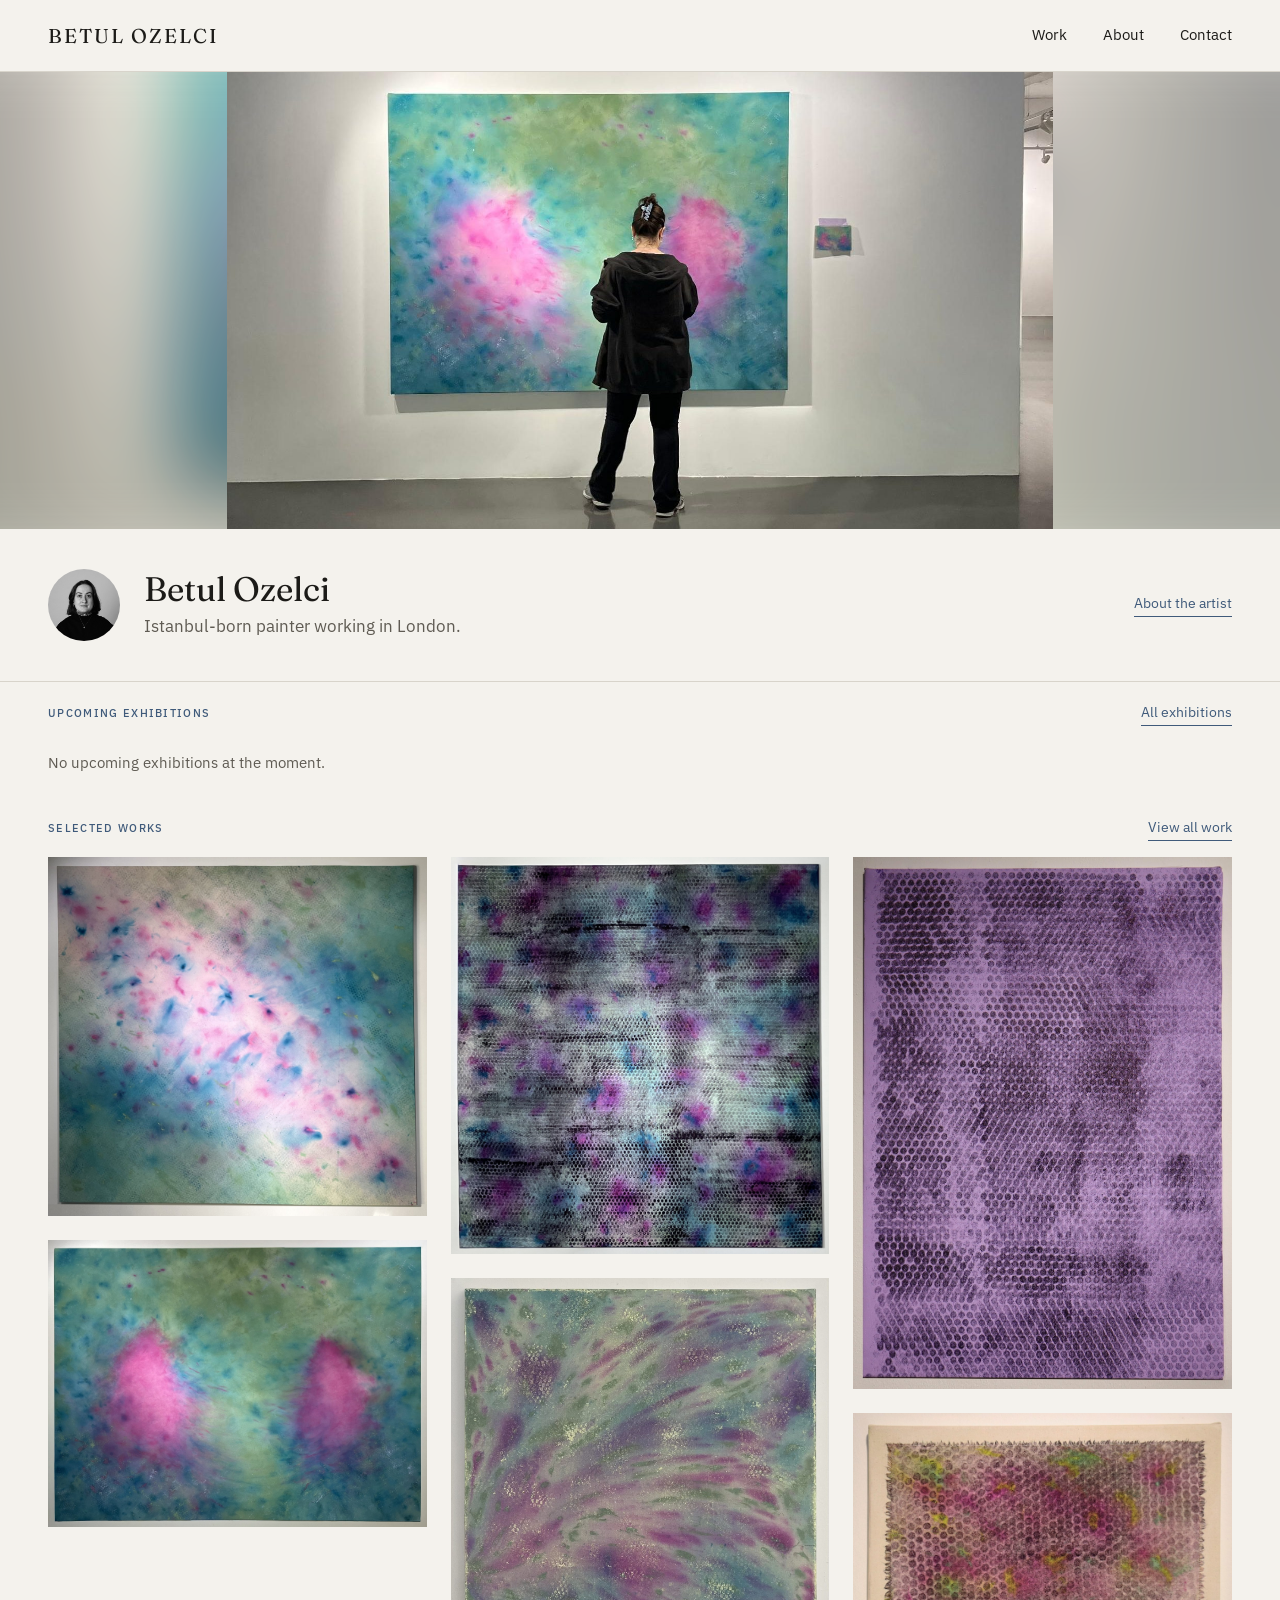
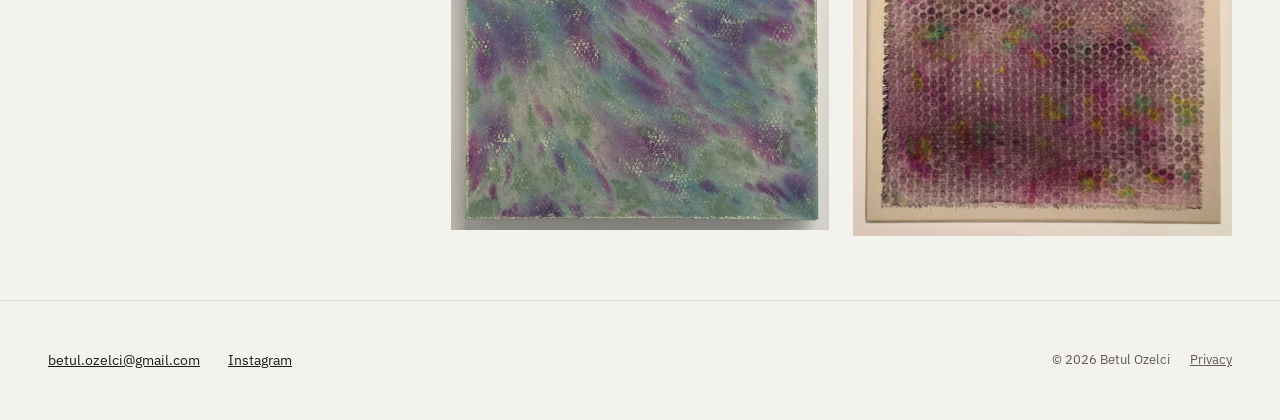
<file: index.html>
<!doctype html>
<html lang="en">
<head>
  <meta charset="utf-8">
  <meta name="viewport" content="width=device-width, initial-scale=1">
  <title>Home</title>
  <meta name="description" content="Betul Ozelci — Istanbul-born painter working in London. Paintings, exhibitions and contact.">
  <link rel="preconnect" href="https://fonts.googleapis.com">
  <link rel="preconnect" href="https://fonts.gstatic.com" crossorigin>
  <link href="https://fonts.googleapis.com/css2?family=Fraunces:opsz,wght@9..144,400;9..144,500&family=IBM+Plex+Sans:wght@400;500&display=swap" rel="stylesheet">
  <link rel="stylesheet" href="css/style.css">
</head>
<body data-page="home" data-root="">

  <header class="site-header wrap">
    <a class="brand" href="index.html" data-site="name">Artist Name</a>
    <nav class="nav" aria-label="Main">
      <a href="work.html">Work</a>
      <a href="about.html">About</a>
      <a href="#contact">Contact</a>
    </nav>
  </header>

  <!-- Top of the page: photo slideshow on the left, name and intro on the right.
       The photos come from "hero_slides" in data/site.json and fade every "hero_seconds";
       if that list is empty, the painting named in "hero" is shown instead. -->
  <div class="top wrap">
    <section class="hero" id="hero" aria-label="Featured photos"></section>

    <section class="intro" aria-label="Introduction">
      <div id="avatar" aria-hidden="true"></div>
      <div>
        <h1 data-site="name">Artist Name</h1>
        <p data-site="tagline">London-based painter working in abstraction.</p>
      </div>
      <a class="link about-link" href="about.html">About the artist</a>
    </section>
  </div>

  <!-- Upcoming exhibitions: current and future shows from js/exhibitions.js (max 3).
       When there are none, the line below is shown instead. -->
  <section class="exhibitions wrap" id="exhibitions" aria-label="Upcoming exhibitions">
    <div class="section-head">
      <span class="eyebrow">Upcoming exhibitions</span>
      <a class="link" href="about.html#exhibitions">All exhibitions</a>
    </div>
    <div id="exh-list"></div>
    <p class="exh-empty" id="exh-empty" hidden>No upcoming exhibitions at the moment.</p>
  </section>

  <!-- Selected works: paintings with featured: true in js/paintings.js -->
  <section class="section wrap" id="work" aria-label="Selected works">
    <div class="section-head">
      <span class="eyebrow">Selected works</span>
      <a class="link" href="work.html">View all work</a>
    </div>
    <div class="grid" id="selected"></div>
  </section>

  <footer class="site-footer wrap" id="contact">
    <div class="links">
      <a data-site="email" href="#">hello@example.com</a>
      <a data-site="instagram" href="#">Instagram</a>
      <a data-site="saatchi" href="#">Saatchi Art</a>
    </div>
    <div class="legal">
      <span>© <span data-now-year>2026</span> <span data-site="name">Artist Name</span></span>
      <a href="privacy.html">Privacy</a>
    </div>
  </footer>

  <script src="js/main.js"></script>
</body>
</html>
</file>
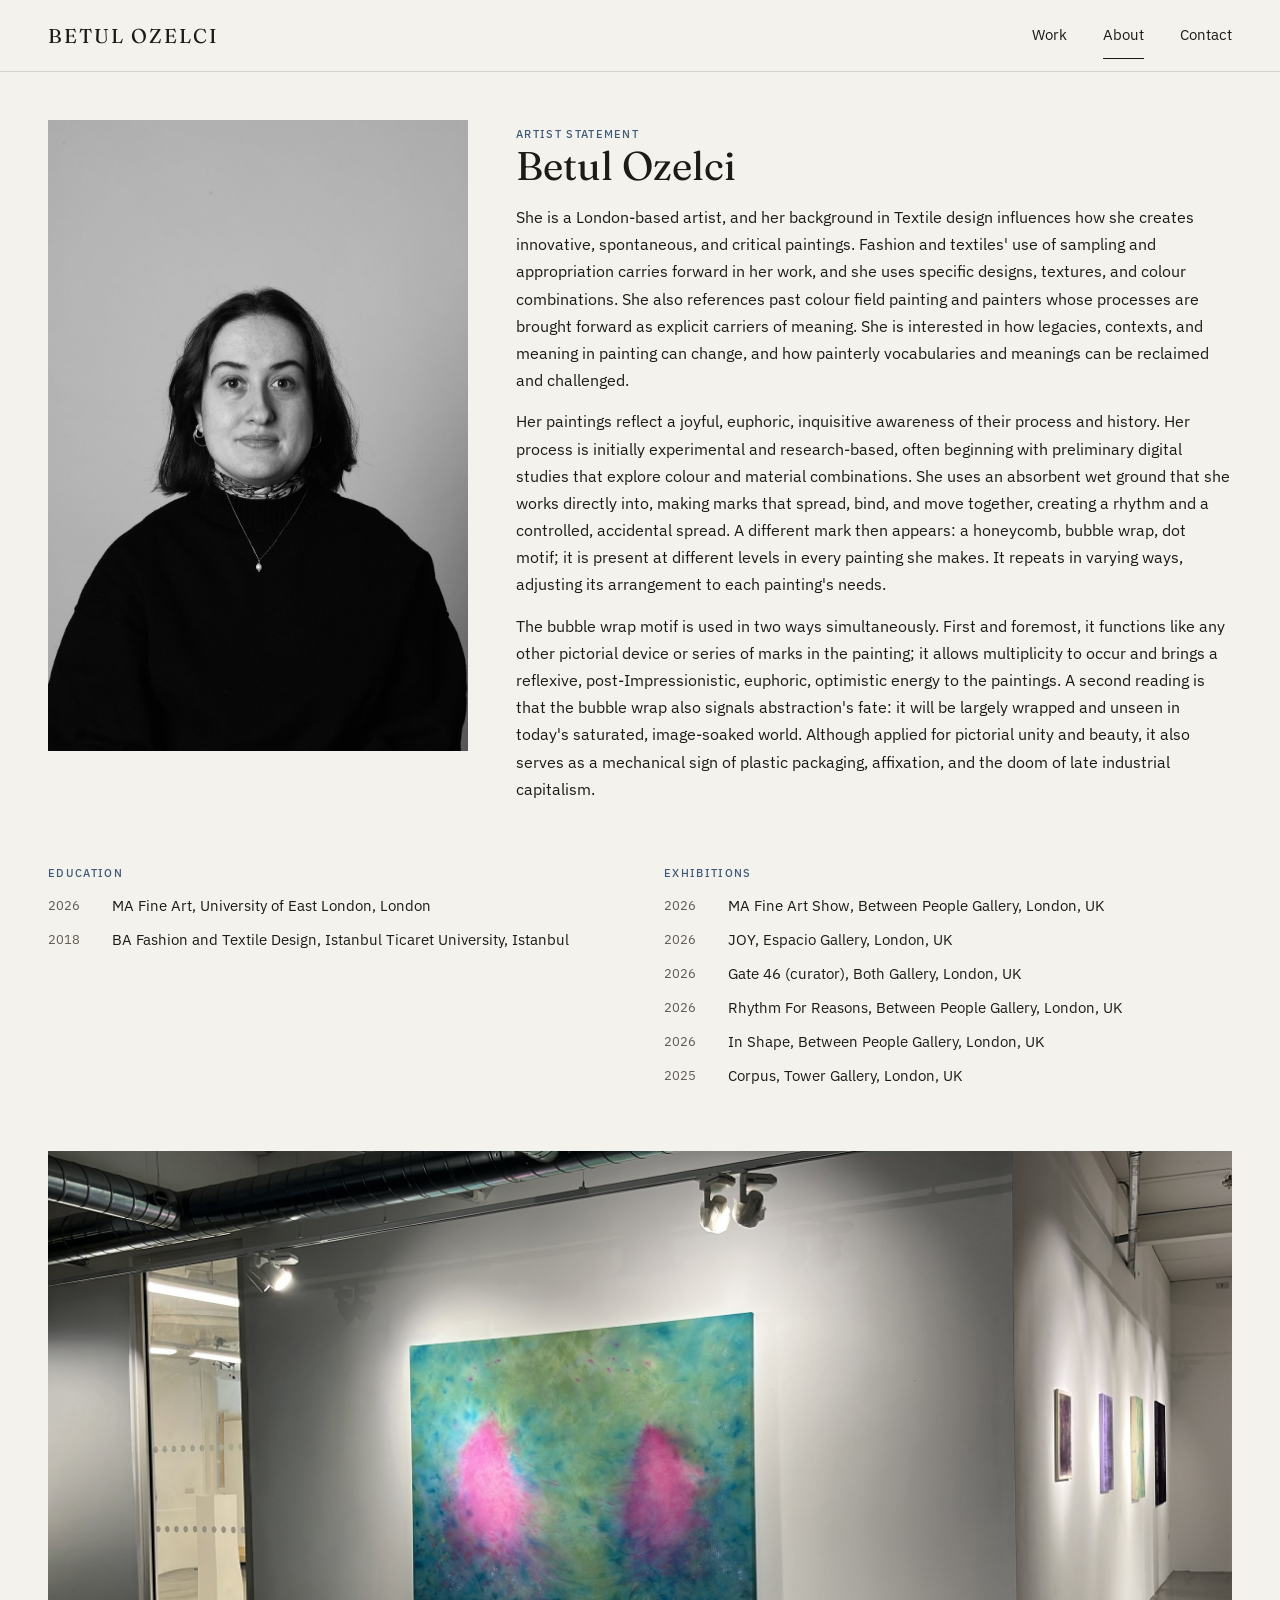
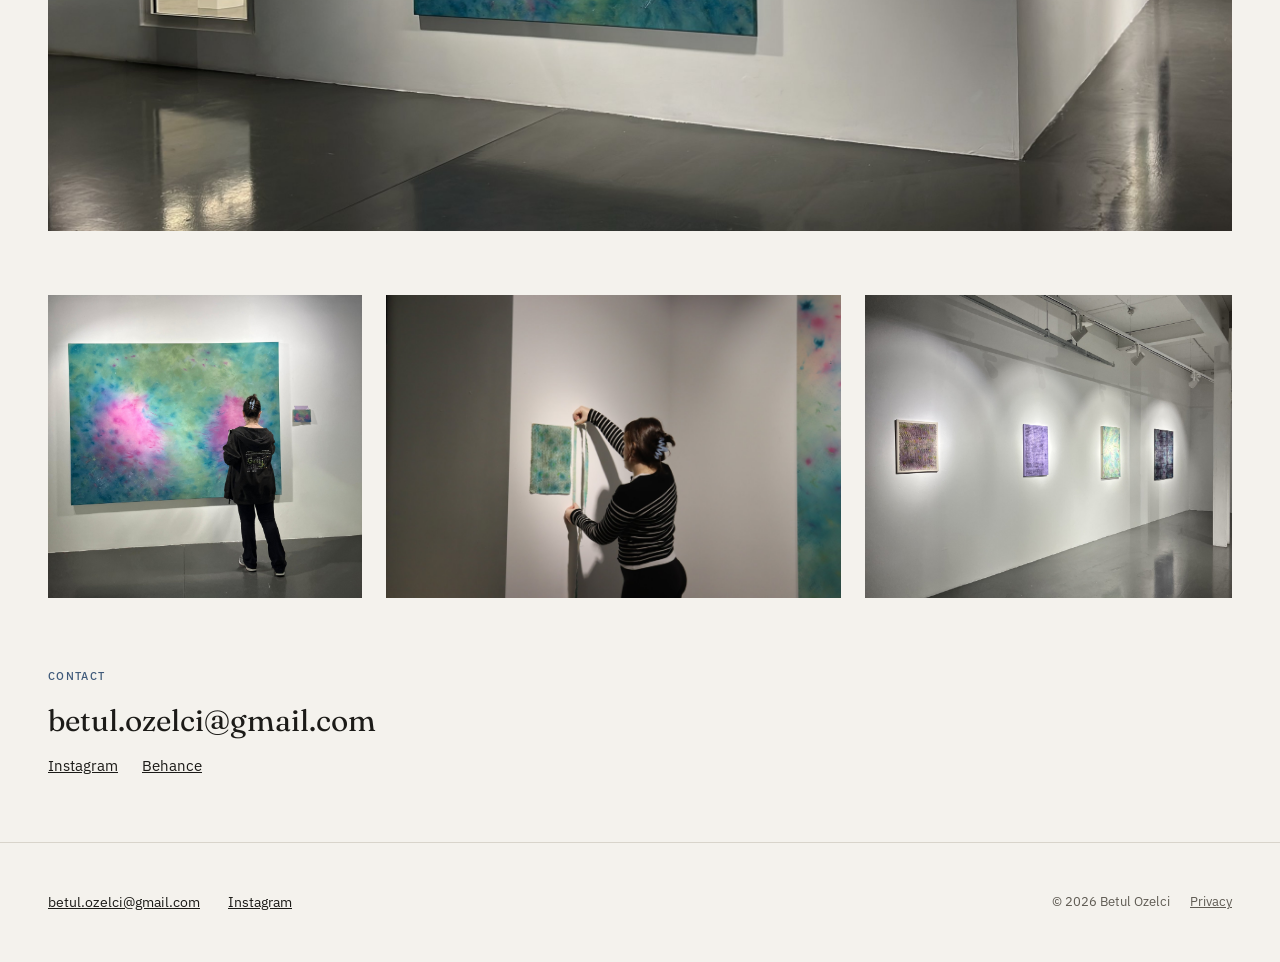
<file: about.html>
<!doctype html>
<html lang="en">
<head>
  <meta charset="utf-8">
  <meta name="viewport" content="width=device-width, initial-scale=1">
  <title>About</title>
  <link rel="preconnect" href="https://fonts.googleapis.com">
  <link rel="preconnect" href="https://fonts.gstatic.com" crossorigin>
  <link href="https://fonts.googleapis.com/css2?family=Fraunces:opsz,wght@9..144,400;9..144,500&family=IBM+Plex+Sans:wght@400;500&display=swap" rel="stylesheet">
  <link rel="stylesheet" href="css/style.css">
</head>
<body data-page="about" data-root="">

  <header class="site-header wrap">
    <a class="brand" href="index.html" data-site="name">Artist Name</a>
    <nav class="nav" aria-label="Main">
      <a href="work.html">Work</a>
      <a href="about.html" aria-current="page">About</a>
      <a href="#contact-info">Contact</a>
    </nav>
  </header>

  <main>
    <section class="about-top wrap" aria-label="About the artist">
      <div class="portrait" id="portrait"></div>
      <div class="text">
        <span class="eyebrow">Artist statement</span>
        <h1 data-site="name">Artist Name</h1>
        <!-- Filled from data/about.json (edit it at /admin) -->
        <div class="statement" id="statement"></div>
      </div>
    </section>

    <section class="cv wrap" aria-label="Background">
      <div>
        <h2>Education</h2>
        <!-- Filled from data/about.json -->
        <ul id="cv-education"></ul>
      </div>
      <div id="exhibitions">
        <h2>Exhibitions</h2>
        <!-- Filled from data/exhibitions.json: shows that have already opened -->
        <ul id="cv-exhibitions"></ul>
      </div>
      <!-- Shown only when "Show awards & press" is on in data/about.json and the list is not empty -->
      <div id="cv-awards-col" hidden>
        <h2>Awards &amp; press</h2>
        <ul id="cv-awards"></ul>
      </div>
    </section>

    <section class="studio wrap" aria-label="Exhibition view">
      <div id="studio"></div>
    </section>

    <!-- Filled from data/about.json "photos"; the whole section stays hidden when the list is empty -->
    <section class="photos wrap" id="photos" aria-label="Studio and exhibition photos" hidden>
      <div class="photo-grid" id="photo-grid"></div>
    </section>

    <section class="contact wrap" id="contact-info" aria-label="Contact">
      <span class="eyebrow">Contact</span><br>
      <a class="big" data-site="email" href="#">hello@example.com</a>
      <div class="links">
        <a data-site="instagram" href="#">Instagram</a>
        <a data-site="behance" href="#">Behance</a>
        <a data-site="saatchi" href="#">Saatchi Art profile</a>
      </div>
    </section>
  </main>

  <footer class="site-footer wrap" id="contact">
    <div class="links">
      <a data-site="email" href="#">hello@example.com</a>
      <a data-site="instagram" href="#">Instagram</a>
      <a data-site="saatchi" href="#">Saatchi Art</a>
    </div>
    <div class="legal">
      <span>© <span data-now-year>2026</span> <span data-site="name">Artist Name</span></span>
      <a href="privacy.html">Privacy</a>
    </div>
  </footer>

  <script src="js/main.js"></script>
</body>
</html>
</file>
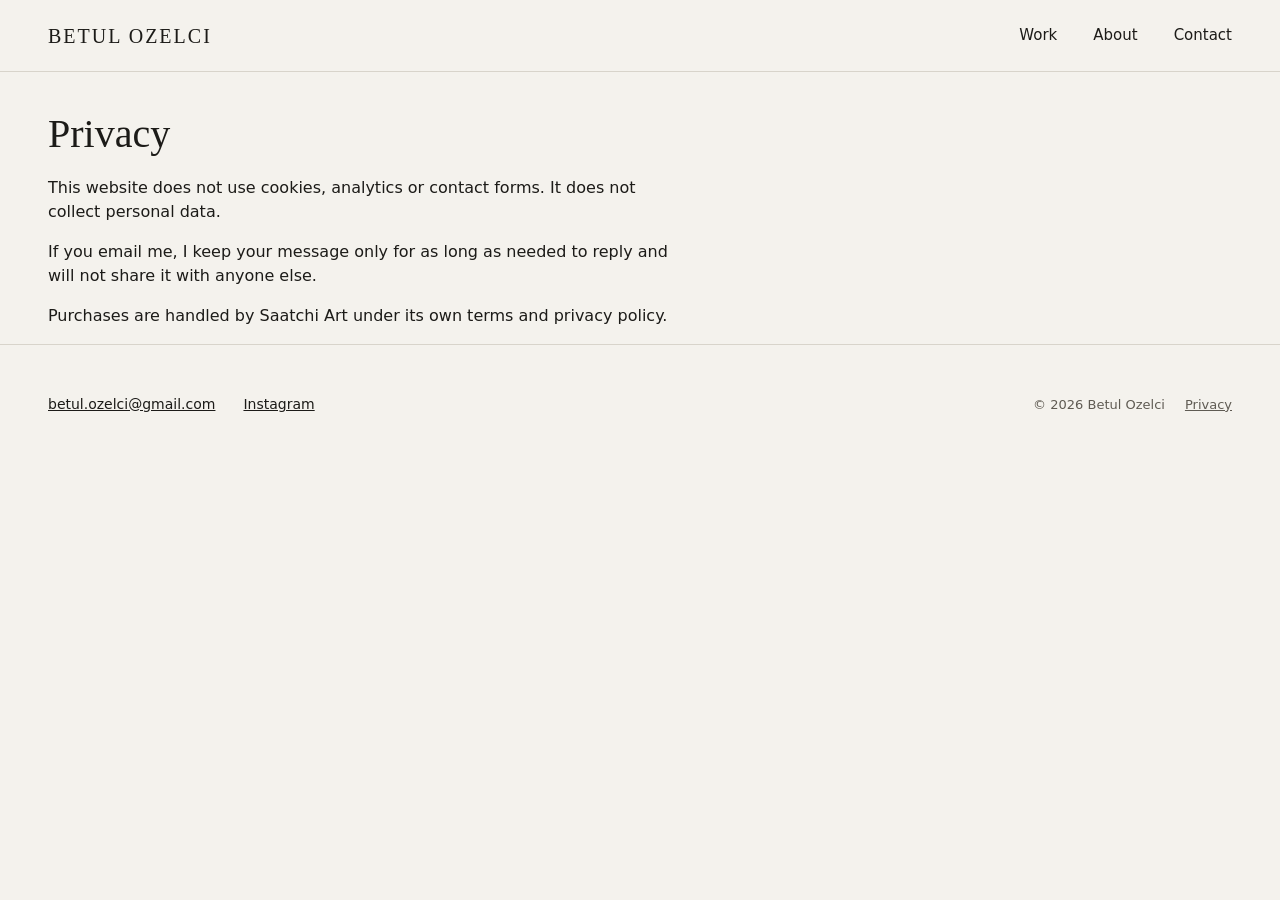
<file: privacy.html>
<!doctype html>
<html lang="en">
<head>
  <meta charset="utf-8">
  <meta name="viewport" content="width=device-width, initial-scale=1">
  <title>Privacy</title>
  <link rel="stylesheet" href="css/style.css">
</head>
<body data-page="privacy" data-root="">

  <header class="site-header wrap">
    <a class="brand" href="index.html" data-site="name">Artist Name</a>
    <nav class="nav" aria-label="Main">
      <a href="work.html">Work</a>
      <a href="about.html">About</a>
      <a href="#contact">Contact</a>
    </nav>
  </header>

  <main class="wrap" style="max-width:720px">
    <h1 class="page-title">Privacy</h1>
    <!-- EDIT before going live. This is a plain starting point, not legal advice. -->
    <p>This website does not use cookies, analytics or contact forms. It does not collect personal data.</p>
    <p>If you email me, I keep your message only for as long as needed to reply and will not share it with anyone else.</p>
    <p>Purchases are handled by Saatchi Art under its own terms and privacy policy.</p>
  </main>

  <footer class="site-footer wrap" id="contact">
    <div class="links">
      <a data-site="email" href="#">hello@example.com</a>
      <a data-site="instagram" href="#">Instagram</a>
      <a data-site="saatchi" href="#">Saatchi Art</a>
    </div>
    <div class="legal">
      <span>© <span data-now-year>2026</span> <span data-site="name">Artist Name</span></span>
      <a href="privacy.html">Privacy</a>
    </div>
  </footer>

  <script src="js/main.js"></script>
</body>
</html>
</file>
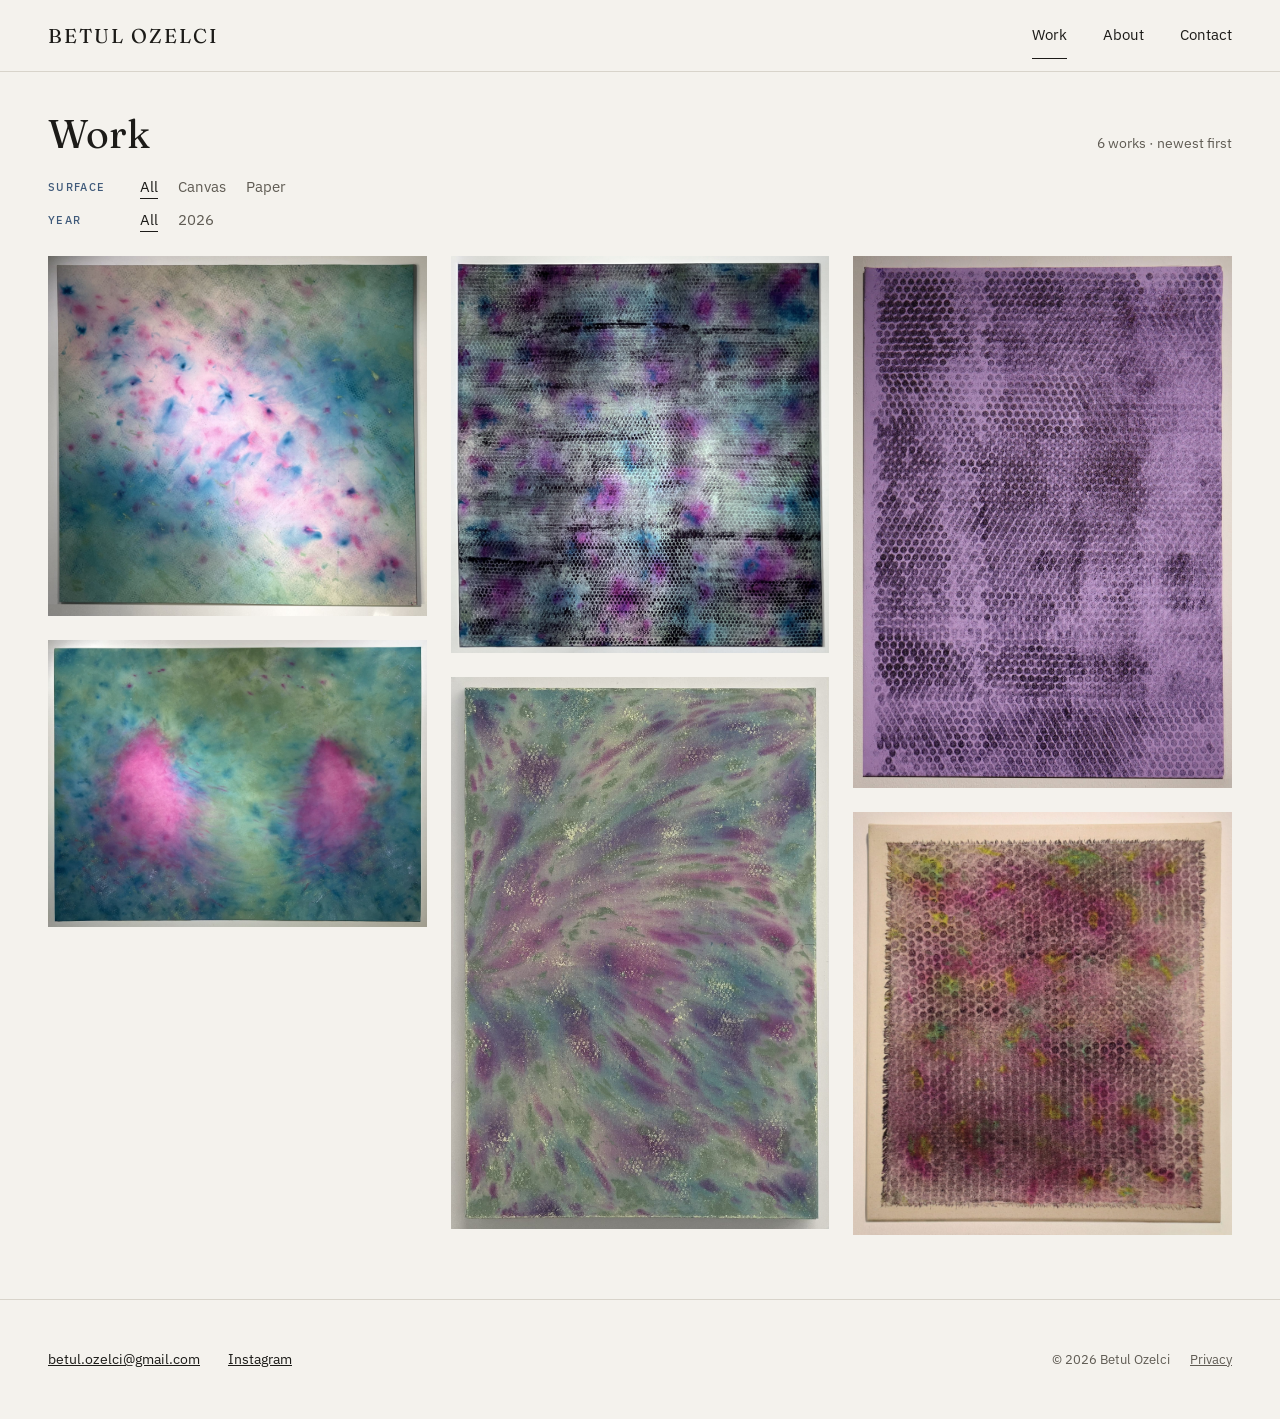
<file: work.html>
<!doctype html>
<html lang="en">
<head>
  <meta charset="utf-8">
  <meta name="viewport" content="width=device-width, initial-scale=1">
  <title>Work</title>
  <link rel="preconnect" href="https://fonts.googleapis.com">
  <link rel="preconnect" href="https://fonts.gstatic.com" crossorigin>
  <link href="https://fonts.googleapis.com/css2?family=Fraunces:opsz,wght@9..144,400;9..144,500&family=IBM+Plex+Sans:wght@400;500&display=swap" rel="stylesheet">
  <link rel="stylesheet" href="css/style.css">
</head>
<body data-page="work" data-root="">

  <header class="site-header wrap">
    <a class="brand" href="index.html" data-site="name">Artist Name</a>
    <nav class="nav" aria-label="Main">
      <a href="work.html" aria-current="page">Work</a>
      <a href="about.html">About</a>
      <a href="#contact">Contact</a>
    </nav>
  </header>

  <main class="wrap">
    <div class="section-head" style="margin-bottom:0">
      <h1 class="page-title">Work</h1>
      <span class="count" id="count"></span>
    </div>

    <!-- Filters. Year buttons are generated from the paintings' years. -->
    <div class="filters" aria-label="Filters">
      <div class="filter-row">
        <span class="eyebrow">Surface</span>
        <button type="button" data-surface="all">All</button>
        <button type="button" data-surface="canvas">Canvas</button>
        <button type="button" data-surface="paper">Paper</button>
      </div>
      <div class="filter-row" id="year-filters">
        <span class="eyebrow">Year</span>
        <button type="button" data-year="all">All</button>
      </div>
    </div>

    <section class="section" aria-label="All works" style="padding-top:0">
      <div class="grid" id="grid"></div>
      <p class="empty" id="empty" hidden></p>
    </section>
  </main>

  <footer class="site-footer wrap" id="contact">
    <div class="links">
      <a data-site="email" href="#">hello@example.com</a>
      <a data-site="instagram" href="#">Instagram</a>
      <a data-site="saatchi" href="#">Saatchi Art</a>
    </div>
    <div class="legal">
      <span>© <span data-now-year>2026</span> <span data-site="name">Artist Name</span></span>
      <a href="privacy.html">Privacy</a>
    </div>
  </footer>

  <script src="js/main.js"></script>
</body>
</html>
</file>
<file: css/style.css>
:root {
  --bg: #f4f2ed;
  --ink: #1c1b18;
  --muted: #5f5b53;
  --line: #d8d4cb;
  --line-soft: #e6e3dc;
  --ph: #e4e1d9;
  --accent: #3f5a7a;
  --serif: 'Fraunces', Georgia, serif;
  --sans: 'IBM Plex Sans', system-ui, sans-serif;
  --gutter: 48px;
}
@media (max-width: 720px) { :root { --gutter: 20px; } }

* { box-sizing: border-box; }
html { -webkit-text-size-adjust: 100%; }
body { margin: 0; background: var(--bg); color: var(--ink); font-family: var(--sans); font-size: 16px; line-height: 1.5; }
a { color: inherit; }
img { display: block; max-width: 100%; height: auto; }
figure { margin: 0; }
.wrap { padding-left: var(--gutter); padding-right: var(--gutter); }
[hidden] { display: none !important; }

/* ---------- header ---------- */
.site-header { height: 72px; display: flex; align-items: center; justify-content: space-between; border-bottom: 1px solid var(--line); }
.brand { font-family: var(--serif); font-size: 20px; letter-spacing: .1em; text-transform: uppercase; text-decoration: none; }
.nav { display: flex; gap: 36px; }
.nav a { text-decoration: none; font-size: 15px; padding: 12px 0; }
.nav a[aria-current="page"] { border-bottom: 1px solid var(--ink); padding-bottom: 2px; }
@media (max-width: 720px) {
  .site-header { height: 56px; }
  .brand { font-size: 15px; }
  .nav { gap: 18px; }
  .nav a { font-size: 14px; }
}

/* ---------- home: hero + intro, side by side ---------- */
.top { display: flex; align-items: center; gap: 56px; padding-top: 40px; padding-bottom: 56px; }
.hero {
  --hero-ratio: 1.2;                       /* overwritten from the photos once they load */
  position: relative; flex: 0 0 56%; width: 56%;
  aspect-ratio: var(--hero-ratio);         /* the box takes the proportions of the tallest photo … */
  max-height: 72vh;                        /* … but never grows past most of the screen */
  background: var(--bg);
}
.hero img, .hero .slide { position: absolute; inset: 0; width: 100%; height: 100%; }
.hero img { object-fit: contain; object-position: center; display: block; }   /* whole photo, never cropped */
.hero .slide { opacity: 0; transition: opacity 1.4s ease; }
.hero .slide.is-active { opacity: 1; }
.hero .caption { position: absolute; right: 12px; bottom: 12px; font-size: 12px; color: var(--muted); background: var(--bg); padding: 6px 10px; border: 1px solid var(--line); }
.hero .missing { position: absolute; inset: 0; min-height: 0; }
@media (prefers-reduced-motion: reduce) { .hero .slide { transition: none; } }
@media (max-width: 900px) {
  .top { flex-direction: column; align-items: stretch; gap: 24px; padding-top: 20px; padding-bottom: 32px; }
  .hero { flex: none; width: 100%; max-height: none; }
}
/* "hero_layout": "full" — edge-to-edge photo, name and intro underneath (works best with wide photos, 16:9 or wider) */
.top--full { display: block; padding: 0; }
.top--full .hero {
  width: 100%; flex: none;
  aspect-ratio: 2.8;                       /* wide strip: on a 16:9 screen this is ~68% of the screen tall */
  max-height: 68vh;
  overflow: hidden;
}
.top--full .hero img { object-fit: cover; object-position: center; }   /* fills edge to edge; trims a few % at most */
/* a photo too tall for the strip is shown whole, with a soft blurred copy of itself filling the sides */
.top--full .hero .backdrop { display: none; }
.top--full .hero .slide.is-fit .backdrop { display: block; object-fit: cover; filter: blur(32px) saturate(1.1); transform: scale(1.2); opacity: .85; }
.top--full .hero .slide.is-fit .photo { object-fit: contain; }
.top--full .intro { flex-direction: row; align-items: center; gap: 24px; padding: 40px var(--gutter); }
.top--full .intro h1 { font-size: 34px; margin-bottom: 6px; }
.top--full .intro p { font-size: 17px; max-width: none; }
.top--full .intro .about-link { margin-left: auto; }
@media (max-width: 900px) {
  .top--full .hero { aspect-ratio: 2; max-height: 70vh; }   /* phones: a bit taller strip; centre shown */
  .top--full .intro { flex-wrap: wrap; gap: 16px; padding: 24px var(--gutter); }
  .top--full .intro h1 { font-size: 28px; }
  .top--full .intro .about-link { margin-left: 0; flex-basis: 100%; }
}

/* ---------- home: intro ---------- */
.intro { flex: 1; display: flex; flex-direction: column; align-items: flex-start; gap: 20px; }
.intro .avatar { width: 72px; height: 72px; border-radius: 50%; object-fit: cover; background: var(--ph); flex-shrink: 0; }
.intro h1 { margin: 0 0 10px; font-family: var(--serif); font-weight: 400; font-size: 44px; line-height: 1.08; }
.intro p { margin: 0; font-size: 18px; line-height: 1.5; color: var(--muted); max-width: 34ch; }
.intro .about-link { white-space: nowrap; }
@media (max-width: 900px) {
  .intro { flex-direction: row; flex-wrap: wrap; align-items: center; gap: 16px; }
  .intro .avatar { width: 56px; height: 56px; }
  .intro h1 { font-size: 28px; margin-bottom: 4px; }
  .intro p { font-size: 15px; }
  .intro .about-link { flex-basis: 100%; }
}

/* ---------- shared bits ---------- */
.section { padding-top: 8px; padding-bottom: 64px; }
.section-head { display: flex; align-items: baseline; justify-content: space-between; gap: 16px; margin-bottom: 16px; }
.eyebrow { font-size: 11px; letter-spacing: .12em; text-transform: uppercase; font-weight: 500; color: var(--accent); }
.link { font-size: 14px; color: var(--accent); text-decoration: none; border-bottom: 1px solid var(--accent); padding-bottom: 2px; }
.count { font-size: 14px; color: var(--muted); }
.empty { font-size: 15px; color: var(--muted); padding: 40px 0; }

/* ---------- home: exhibitions ---------- */
.exhibitions { border-top: 1px solid var(--line); padding-top: 20px; padding-bottom: 32px; }
.exh-row { display: flex; align-items: center; gap: 24px; min-height: 40px; border-bottom: 1px solid var(--line-soft); font-size: 14px; }
.exh-row .dates { width: 190px; flex-shrink: 0; color: var(--muted); }
.exh-row .title { flex: 1; font-size: 15px; font-weight: 500; }
.exh-row .venue { width: 360px; flex-shrink: 0; color: var(--muted); }
.exh-row .more { color: var(--accent); text-decoration: none; }
.exh-empty { margin: 0; padding: 10px 0 2px; font-size: 15px; color: var(--muted); }
@media (max-width: 1000px) { .exh-row .venue { width: 220px; } }
@media (max-width: 720px) {
  .exh-row { flex-direction: column; align-items: flex-start; gap: 4px; padding: 10px 0; }
  .exh-row .dates, .exh-row .venue { width: auto; font-size: 12px; }
}

/* ---------- grid of works ---------- */
.grid { columns: 3; column-gap: 24px; }
@media (max-width: 1000px) { .grid { columns: 2; } }
@media (max-width: 720px) { .grid { columns: 2; column-gap: 16px; } }
@media (max-width: 380px) { .grid { columns: 1; } }

.tile { display: block; break-inside: avoid; margin: 0 0 24px; position: relative; text-decoration: none; color: inherit; }
@media (max-width: 720px) { .tile { margin-bottom: 16px; } }
.tile .img { background: var(--ph); }
.tile figcaption { font-size: 12px; line-height: 18px; color: var(--muted); margin-top: 6px; }
.tile figcaption .t { display: block; }
.tile figcaption .m { display: block; }

/* mouse / trackpad: caption appears on hover over the image */
@media (hover: hover) {
  .tile figcaption { position: absolute; left: 0; right: 0; bottom: 0; margin: 0; padding: 14px 16px; background: rgba(28, 27, 24, .82); color: #fff; opacity: 0; transition: opacity .2s; }
  .tile:hover figcaption, .tile:focus-visible figcaption { opacity: 1; }
  .tile figcaption .t { font-size: 15px; font-weight: 500; }
  .tile figcaption .m { font-size: 13px; color: #e4e1d9; }
}

/* ---------- works page: filters ---------- */
.page-title { font-family: var(--serif); font-weight: 400; font-size: 40px; line-height: 1.1; margin: 40px 0 20px; }
.filters { display: flex; flex-direction: column; gap: 10px; margin-bottom: 24px; }
.filter-row { display: flex; align-items: center; gap: 20px; font-size: 15px; overflow-x: auto; white-space: nowrap; }
.filter-row .eyebrow { width: 72px; flex-shrink: 0; }
.filter-row button { background: none; border: 0; padding: 0; font: inherit; color: var(--muted); cursor: pointer; border-bottom: 1px solid transparent; line-height: 22px; }
.filter-row button[aria-pressed="true"] { color: var(--ink); border-bottom-color: var(--ink); }
@media (max-width: 720px) {
  .page-title { font-size: 26px; margin: 24px 0 14px; }
  .filter-row { font-size: 14px; gap: 16px; }
  .filter-row .eyebrow { width: 56px; }
}

/* ---------- painting page ---------- */
.subbar { height: 56px; display: flex; align-items: center; justify-content: space-between; border-bottom: 1px solid var(--line-soft); font-size: 14px; }
.subbar a { text-decoration: none; color: var(--muted); }
.subbar .pn { display: flex; gap: 24px; }
.artwork { display: flex; gap: 40px; align-items: flex-start; padding-top: 24px; padding-bottom: 64px; }
.gallery { display: flex; gap: 24px; align-items: flex-start; width: 832px; max-width: 100%; flex-shrink: 0; }
.main { width: 720px; max-width: 100%; background: var(--ph); cursor: zoom-in; }
.main img { width: 100%; }
.thumbs { display: flex; flex-direction: column; gap: 12px; width: 88px; flex-shrink: 0; }
.thumbs button { background: none; border: 0; padding: 0; cursor: pointer; text-align: left; font: inherit; color: var(--muted); font-size: 11px; line-height: 14px; }
.thumbs button img { width: 88px; height: 88px; object-fit: cover; border: 2px solid transparent; background: var(--ph); margin-bottom: 4px; }
.thumbs button[aria-pressed="true"] img { border-color: var(--ink); }
.info { flex: 1; display: flex; flex-direction: column; gap: 14px; min-width: 240px; }
.info h1 { margin: 0; font-family: var(--serif); font-weight: 400; font-size: 32px; line-height: 1.1; }
.meta { display: flex; flex-direction: column; gap: 6px; font-size: 15px; color: var(--muted); }
.btn { display: inline-flex; align-items: center; justify-content: center; height: 48px; padding: 0 20px; background: var(--ink); color: #fff; text-decoration: none; font-size: 15px; font-weight: 500; align-self: flex-start; }
.status-text { font-size: 15px; color: var(--muted); }
.desc { font-size: 15px; line-height: 1.6; margin: 8px 0 0; }
.enquire { align-self: flex-start; }
.more-grid { display: grid; grid-template-columns: repeat(4, minmax(0, 1fr)); gap: 24px; }
.more-grid .tile { margin: 0; }
@media (max-width: 1000px) {
  .artwork { flex-direction: column; }
  .gallery { width: 100%; }
  .main { width: 100%; }
  .more-grid { grid-template-columns: repeat(2, minmax(0, 1fr)); gap: 16px; }
}
@media (max-width: 720px) {
  .subbar { height: 44px; font-size: 13px; }
  .gallery { flex-direction: column; gap: 12px; }
  .thumbs { flex-direction: row; width: 100%; }
  .thumbs button { flex: 1; }
  .thumbs button img { width: 100%; height: 78px; }
  .info h1 { font-size: 26px; }
  .btn { align-self: stretch; }
}
dialog.zoom { border: 0; padding: 0; margin: 0; background: #1c1b18; max-width: 100vw; max-height: 100vh; width: 100vw; height: 100vh; }
dialog.zoom img { width: 100%; height: 100%; object-fit: contain; cursor: zoom-out; }
dialog.zoom::backdrop { background: rgba(28, 27, 24, .9); }

/* ---------- about page ---------- */
.about-top { display: flex; gap: 48px; align-items: flex-start; padding-top: 48px; padding-bottom: 48px; }
.about-top .portrait { width: 420px; flex-shrink: 0; background: var(--ph); }
.about-top .text { flex: 1; }
.about-top h1 { margin: 0 0 16px; font-family: var(--serif); font-weight: 400; font-size: 40px; line-height: 1.1; }
.statement p { font-size: 16px; line-height: 1.7; margin: 0 0 14px; }
.cv { display: grid; grid-template-columns: repeat(auto-fit, minmax(240px, 1fr)); gap: 48px; padding-bottom: 64px; }
.cv h2 { font-size: 11px; letter-spacing: .12em; text-transform: uppercase; font-weight: 500; color: var(--accent); margin: 0 0 14px; }
.cv ul { list-style: none; margin: 0; padding: 0; display: flex; flex-direction: column; gap: 12px; }
.cv li { display: flex; gap: 16px; font-size: 15px; line-height: 22px; }
.cv li .y { width: 48px; flex-shrink: 0; color: var(--muted); font-size: 13px; }
.studio { padding-bottom: 64px; }
.studio img { width: 100%; height: auto; display: block; background: var(--ph); }   /* whole photo, own proportions */
.photos { padding-bottom: 64px; }
/* one row: every photo the same height, its own proportions (no cropping), equal gaps */
.photo-grid { display: flex; align-items: stretch; gap: 24px; }
.photo-grid .photo { margin: 0; min-width: 0; flex: 1 1 0; }   /* flex-grow is set per photo from its aspect ratio */
.photo-grid img { width: 100%; height: auto; display: block; background: var(--ph); }
.photo-grid .missing { min-height: 160px; }
.contact { padding-bottom: 64px; }
.contact .big { font-family: var(--serif); font-size: 30px; text-decoration: none; display: inline-block; margin: 12px 0; }
.contact .links { display: flex; gap: 24px; font-size: 15px; }
@media (max-width: 1000px) {
  .about-top { flex-direction: column; gap: 24px; }
  .about-top .portrait { width: 100%; }
  .cv { grid-template-columns: 1fr; gap: 24px; }
}
@media (max-width: 720px) {
  .about-top { padding-top: 20px; padding-bottom: 24px; }
  .about-top h1 { font-size: 26px; }
  .photo-grid { flex-direction: column; gap: 16px; }
  .photo-grid .photo { flex: none; }
  .contact .big { font-size: 22px; }
}

/* ---------- footer ---------- */
.site-footer { min-height: 120px; display: flex; align-items: center; justify-content: space-between; border-top: 1px solid var(--line); font-size: 14px; gap: 16px; flex-wrap: wrap; padding-top: 24px; padding-bottom: 24px; }
.site-footer .links { display: flex; gap: 28px; flex-wrap: wrap; }
.site-footer .legal { display: flex; gap: 20px; font-size: 13px; color: var(--muted); }
@media (max-width: 720px) {
  .site-footer { flex-direction: column; align-items: flex-start; gap: 14px; }
  .site-footer .links { gap: 20px; }
}

/* ---------- missing image notice (test builds only) ---------- */
.missing { display: flex; align-items: center; justify-content: center; background: var(--ph); color: var(--muted); font-size: 12px; min-height: 200px; border: 1px dashed #b8b4aa; text-align: center; padding: 12px; word-break: break-all; }
.studio .missing { min-height: 320px; }
.intro .missing { width: 72px; height: 72px; min-height: 0; border-radius: 50%; font-size: 9px; padding: 4px; }
.thumbs .missing { width: 88px; height: 88px; min-height: 0; font-size: 9px; padding: 4px; margin-bottom: 4px; }
@media (max-width: 720px) { .thumbs .missing { width: 100%; height: 78px; } }

/* shown at the top of the page only if data/*.json could not be loaded */
.load-error {
  background: #b3261e; color: #fff; padding: .8rem 1.2rem;
  font: 500 .95rem/1.4 "IBM Plex Sans", system-ui, sans-serif; text-align: center;
}
</file>
